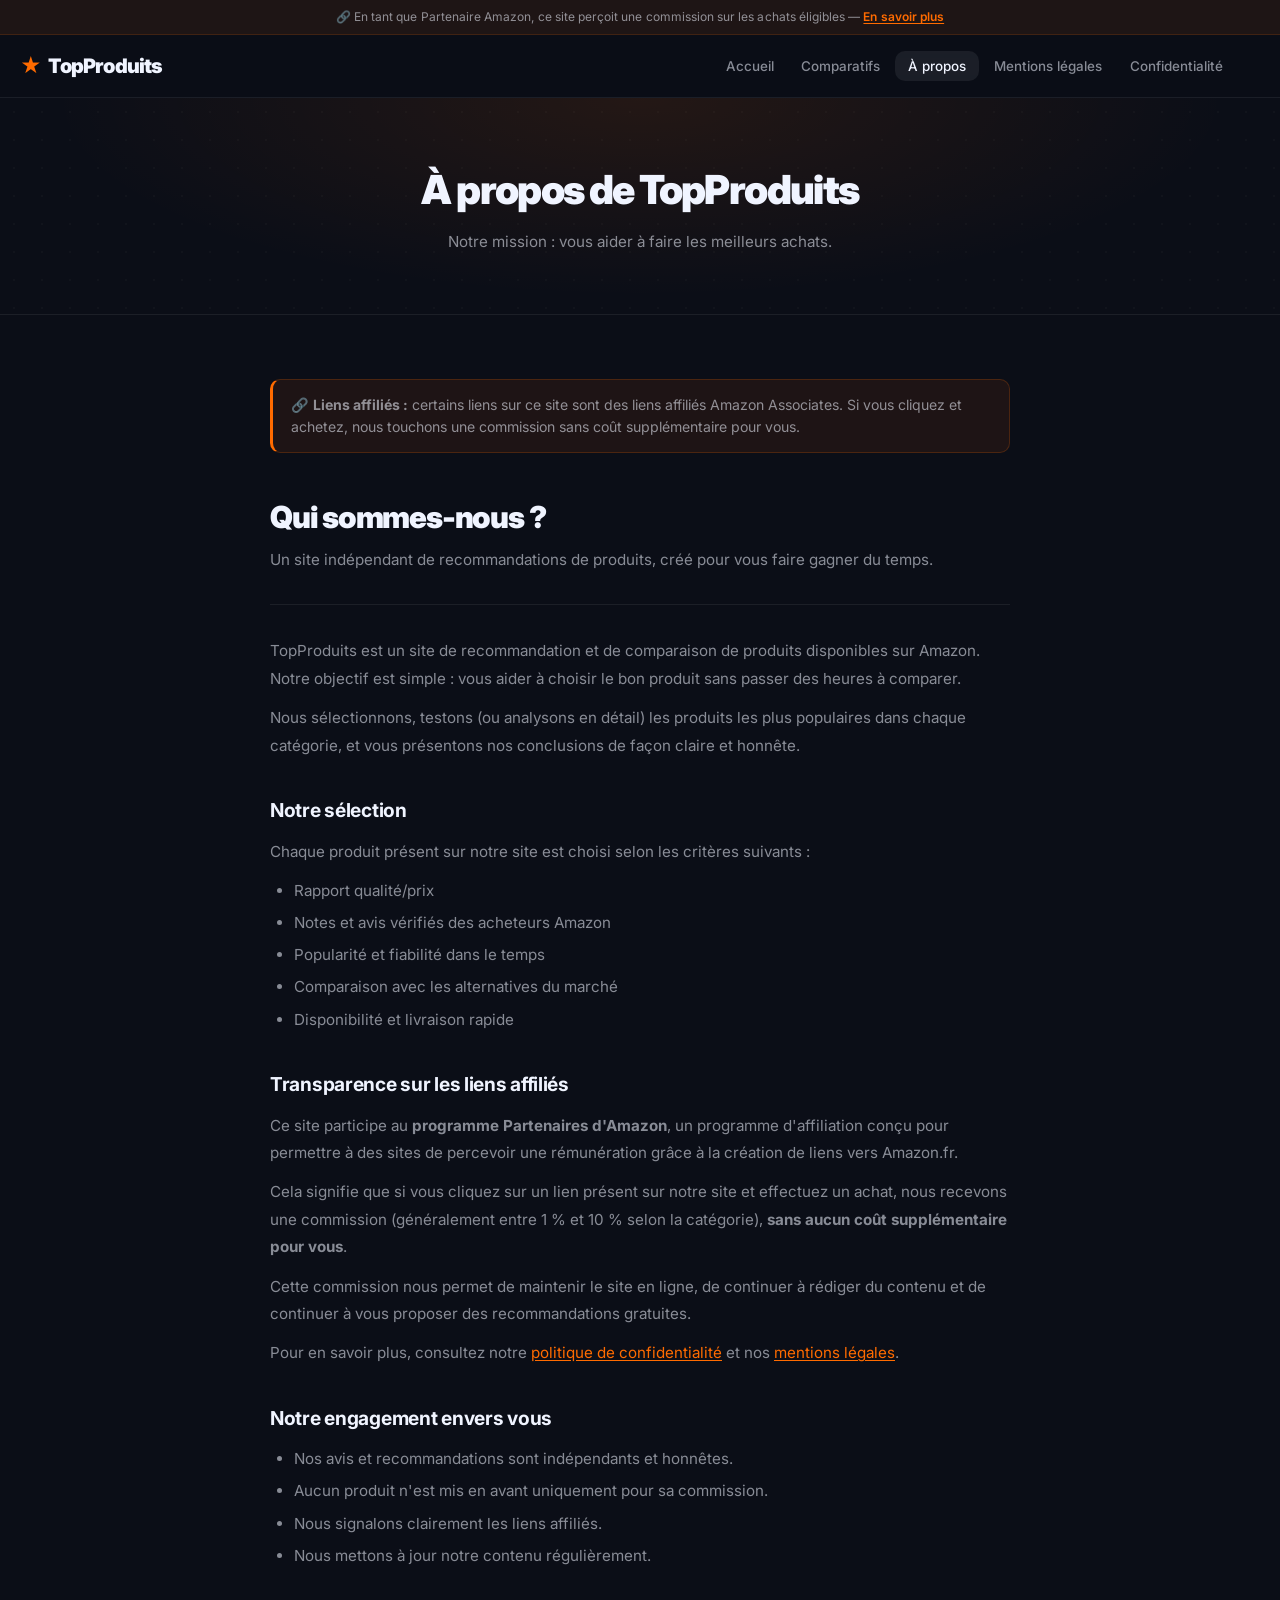
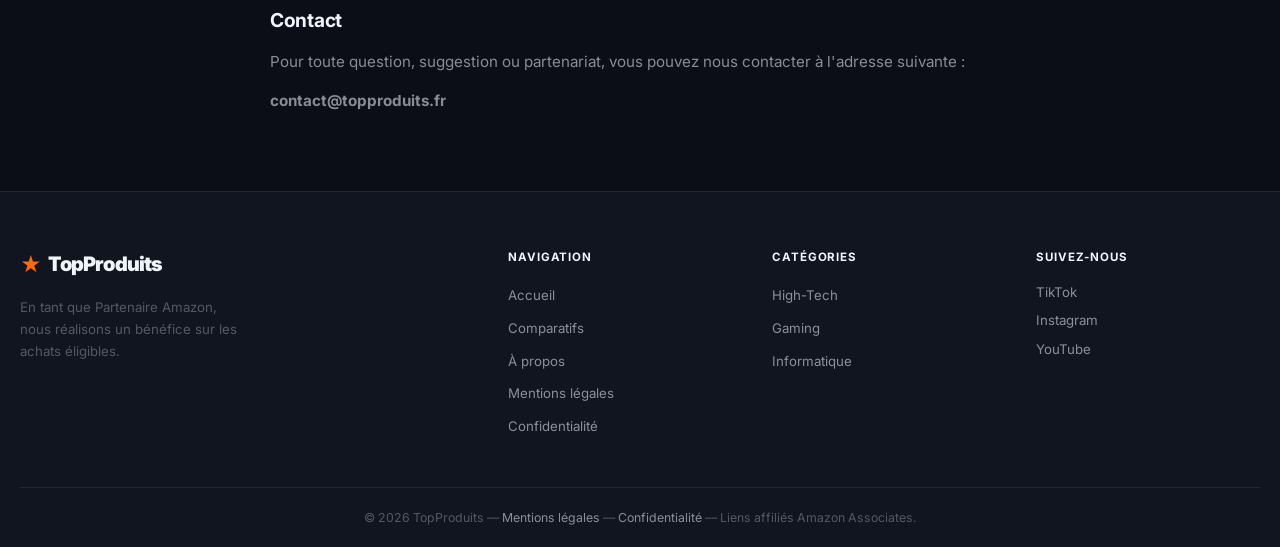
<file: a-propos.html>
<!DOCTYPE html>
<html lang="fr">
<head>
  <meta charset="UTF-8" />
  <meta name="viewport" content="width=device-width, initial-scale=1.0" />
  <meta name="description" content="À propos de TopProduits – qui sommes-nous, notre sélection de produits Amazon et transparence sur les liens affiliés." />
  <meta name="robots" content="index, follow" />
  <link rel="icon" type="image/svg+xml" href="data:image/svg+xml,<svg xmlns='http://www.w3.org/2000/svg' viewBox='0 0 100 100'><text y='.9em' font-size='90'>★</text></svg>" />
  <title>À propos – TopProduits | Notre sélection Amazon</title>
  <link rel="stylesheet" href="css/style.css" />
  <link href="https://fonts.googleapis.com/css2?family=Inter:wght@300;400;500;600;700&display=swap" rel="stylesheet" />
</head>
<body>

  <!-- AFFILIATE TOPBAR -->
  <div class="affiliate-topbar">
    <div class="container">
      🔗 En tant que Partenaire Amazon, ce site perçoit une commission sur les achats éligibles — <a href="mentions-legales.html">En savoir plus</a>
    </div>
  </div>

  <header class="header">
    <div class="container header__inner">
      <a href="index.html" class="logo"><span class="logo__icon">★</span><span class="logo__text">TopProduits</span></a>
      <nav class="nav" id="nav">
        <ul class="nav__list">
          <li><a href="index.html" class="nav__link">Accueil</a></li>
          <li><a href="comparatifs.html" class="nav__link">Comparatifs</a></li>
          <li><a href="a-propos.html" class="nav__link active">À propos</a></li>
          <li><a href="mentions-legales.html" class="nav__link">Mentions légales</a></li>
          <li><a href="politique-confidentialite.html" class="nav__link">Confidentialité</a></li>
        </ul>
      </nav>
      <div class="header__actions">
        <button class="btn-menu" id="menuToggle" aria-label="Menu"><span></span><span></span><span></span></button>
      </div>
    </div>
  </header>

  <section class="page-hero">
    <div class="container">
      <h1>À propos de TopProduits</h1>
      <p>Notre mission : vous aider à faire les meilleurs achats.</p>
    </div>
  </section>

  <main class="prose-page">
    <div class="container prose-page__inner">

      <div class="affiliate-banner">
        🔗 <strong>Liens affiliés :</strong> certains liens sur ce site sont des liens affiliés Amazon Associates. Si vous cliquez et achetez, nous touchons une commission sans coût supplémentaire pour vous.
      </div>

      <h1>Qui sommes-nous ?</h1>
      <p class="subtitle">Un site indépendant de recommandations de produits, créé pour vous faire gagner du temps.</p>

      <p>TopProduits est un site de recommandation et de comparaison de produits disponibles sur Amazon. Notre objectif est simple : vous aider à choisir le bon produit sans passer des heures à comparer.</p>

      <p>Nous sélectionnons, testons (ou analysons en détail) les produits les plus populaires dans chaque catégorie, et vous présentons nos conclusions de façon claire et honnête.</p>

      <h2>Notre sélection</h2>
      <p>Chaque produit présent sur notre site est choisi selon les critères suivants :</p>
      <ul>
        <li>Rapport qualité/prix</li>
        <li>Notes et avis vérifiés des acheteurs Amazon</li>
        <li>Popularité et fiabilité dans le temps</li>
        <li>Comparaison avec les alternatives du marché</li>
        <li>Disponibilité et livraison rapide</li>
      </ul>

      <h2>Transparence sur les liens affiliés</h2>
      <p>Ce site participe au <strong>programme Partenaires d'Amazon</strong>, un programme d'affiliation conçu pour permettre à des sites de percevoir une rémunération grâce à la création de liens vers Amazon.fr.</p>
      <p>Cela signifie que si vous cliquez sur un lien présent sur notre site et effectuez un achat, nous recevons une commission (généralement entre 1 % et 10 % selon la catégorie), <strong>sans aucun coût supplémentaire pour vous</strong>.</p>
      <p>Cette commission nous permet de maintenir le site en ligne, de continuer à rédiger du contenu et de continuer à vous proposer des recommandations gratuites.</p>
      <p>Pour en savoir plus, consultez notre <a href="politique-confidentialite.html">politique de confidentialité</a> et nos <a href="mentions-legales.html">mentions légales</a>.</p>

      <h2>Notre engagement envers vous</h2>
      <ul>
        <li>Nos avis et recommandations sont indépendants et honnêtes.</li>
        <li>Aucun produit n'est mis en avant uniquement pour sa commission.</li>
        <li>Nous signalons clairement les liens affiliés.</li>
        <li>Nous mettons à jour notre contenu régulièrement.</li>
      </ul>

      <h2>Contact</h2>
      <p>Pour toute question, suggestion ou partenariat, vous pouvez nous contacter à l'adresse suivante :</p>
      <p><strong>contact@topproduits.fr</strong></p>

    </div>
  </main>

  <footer class="footer">
    <div class="container footer__inner">
      <div class="footer__brand"><a href="index.html" class="logo"><span class="logo__icon">★</span><span class="logo__text">TopProduits</span></a><p>En tant que Partenaire Amazon, nous réalisons un bénéfice sur les achats éligibles.</p></div>
      <div class="footer__links"><h4>Navigation</h4><ul><li><a href="index.html">Accueil</a></li><li><a href="comparatifs.html">Comparatifs</a></li><li><a href="a-propos.html">À propos</a></li><li><a href="mentions-legales.html">Mentions légales</a></li><li><a href="politique-confidentialite.html">Confidentialité</a></li></ul></div>
      <div class="footer__links"><h4>Catégories</h4><ul><li><a href="index.html#cat-tech">High-Tech</a></li><li><a href="index.html#cat-gaming">Gaming</a></li><li><a href="index.html#cat-informatique">Informatique</a></li></ul></div>
      <div class="footer__social"><h4>Suivez-nous</h4><div class="social-links"><a href="#" class="social-link">TikTok</a><a href="#" class="social-link">Instagram</a><a href="#" class="social-link">YouTube</a></div></div>
    </div>
    <div class="footer__bottom"><div class="container"><p>© 2026 TopProduits — <a href="mentions-legales.html">Mentions légales</a> — <a href="politique-confidentialite.html">Confidentialité</a> — Liens affiliés Amazon Associates.</p></div></div>
  </footer>

  <button class="back-to-top" id="backToTop" aria-label="Retour en haut">↑</button>
  <script src="js/products.js"></script>
  <script src="js/app.js"></script>
</body>
</html>
</file>
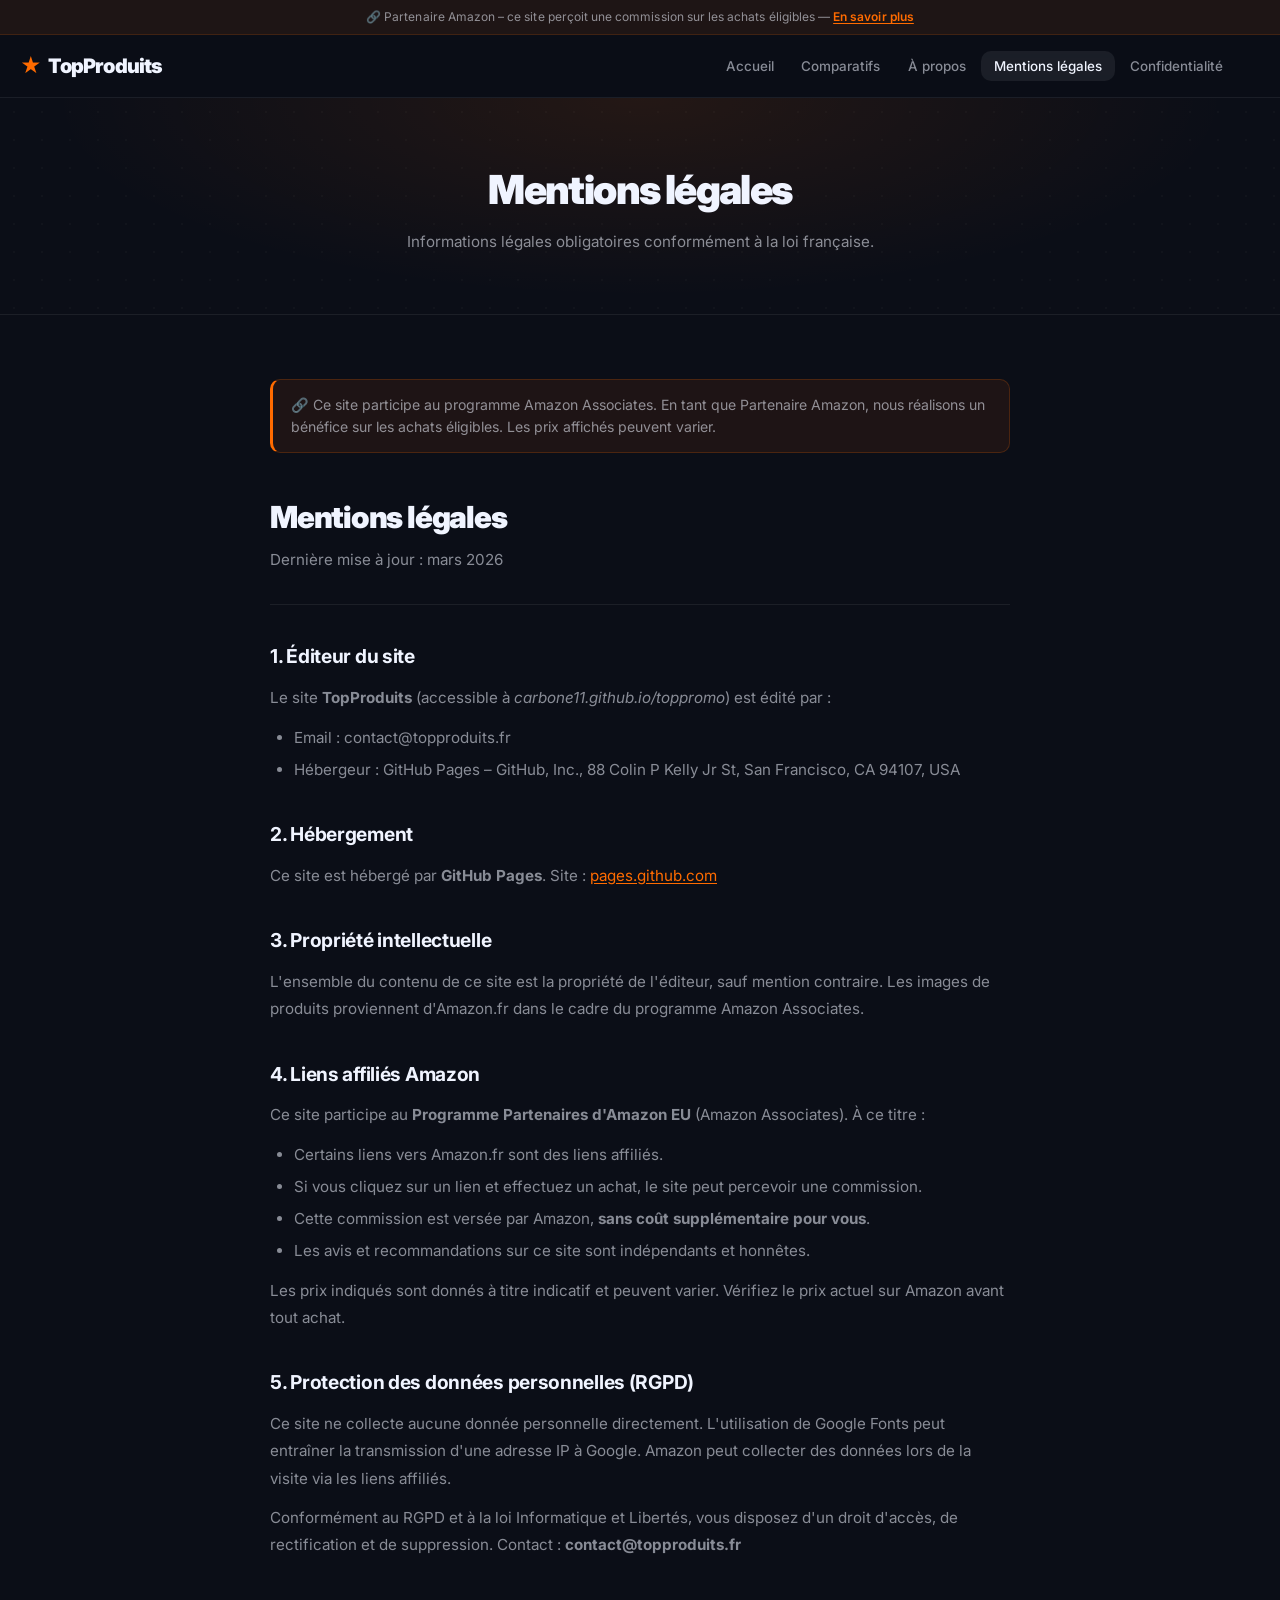
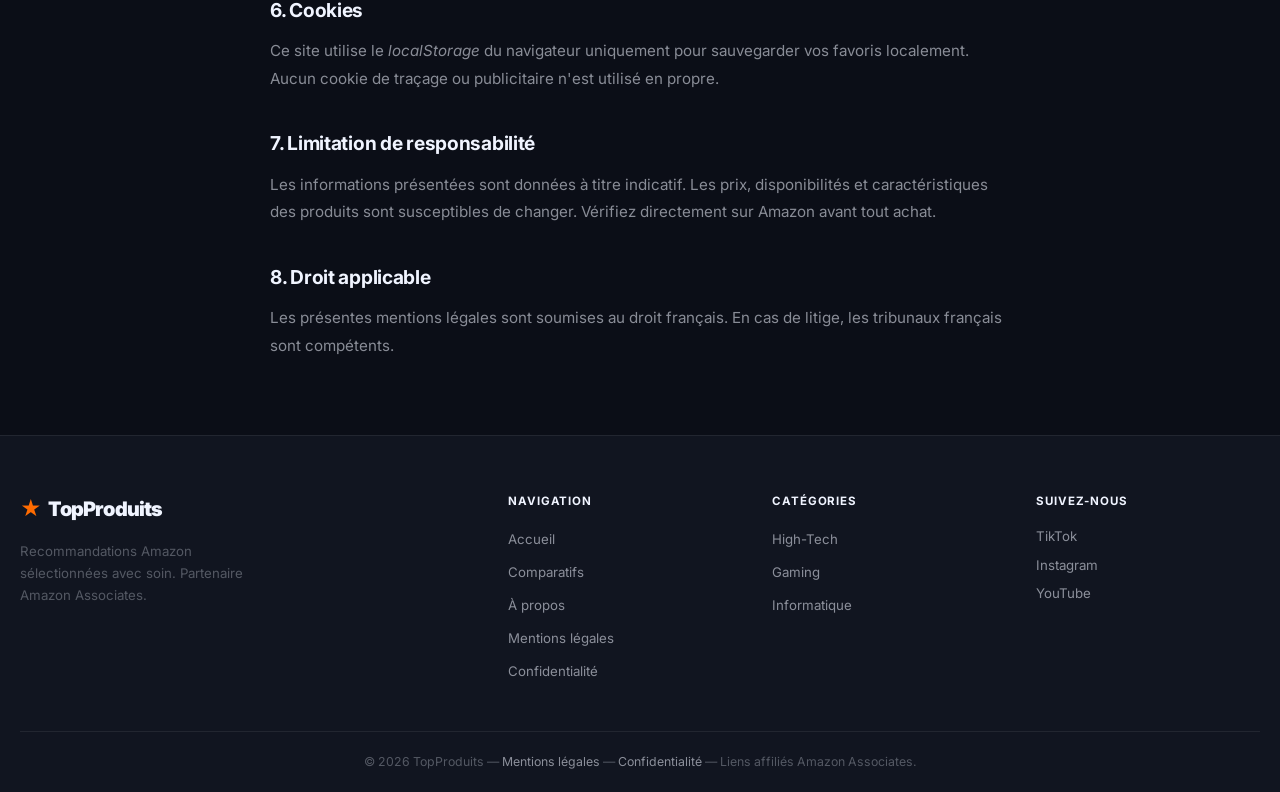
<file: mentions-legales.html>
﻿<!DOCTYPE html>
<html lang="fr">
<head>
  <meta charset="UTF-8" />
  <meta name="viewport" content="width=device-width, initial-scale=1.0" />
  <meta name="description" content="Mentions l&eacute;gales de TopProduits &ndash; informations l&eacute;gales, RGPD, cookies et affiliation Amazon Associates." />
  <meta name="robots" content="index, follow" />
  <link rel="icon" type="image/svg+xml" href="data:image/svg+xml,<svg xmlns='http://www.w3.org/2000/svg' viewBox='0 0 100 100'><text y='.9em' font-size='90'>&#x2605;</text></svg>" />
  <title>Mentions l&eacute;gales &ndash; TopProduits</title>
  <link rel="stylesheet" href="css/style.css" />
  <link rel="preconnect" href="https://fonts.googleapis.com" />
  <link rel="preconnect" href="https://fonts.gstatic.com" crossorigin />
  <link href="https://fonts.googleapis.com/css2?family=Inter:wght@300;400;500;600;700;800&display=swap" rel="stylesheet" />
</head>
<body>

  <div class="affiliate-topbar">
    <div class="container">
      &#128279; Partenaire Amazon &ndash; ce site per&ccedil;oit une commission sur les achats &eacute;ligibles &mdash; <a href="mentions-legales.html">En savoir plus</a>
    </div>
  </div>

  <header class="header">
    <div class="container header__inner">
      <a href="index.html" class="logo"><span class="logo__icon">&#9733;</span><span class="logo__text">TopProduits</span></a>
      <nav class="nav" id="nav">
        <ul class="nav__list">
          <li><a href="index.html" class="nav__link">Accueil</a></li>
          <li><a href="comparatifs.html" class="nav__link">Comparatifs</a></li>
          <li><a href="a-propos.html" class="nav__link">&Agrave; propos</a></li>
          <li><a href="mentions-legales.html" class="nav__link active">Mentions l&eacute;gales</a></li>
          <li><a href="politique-confidentialite.html" class="nav__link">Confidentialit&eacute;</a></li>
        </ul>
      </nav>
      <div class="header__actions"><button class="btn-menu" id="menuToggle" aria-label="Menu"><span></span><span></span><span></span></button></div>
    </div>
  </header>

  <section class="page-hero">
    <div class="container">
      <h1>Mentions l&eacute;gales</h1>
      <p>Informations l&eacute;gales obligatoires conform&eacute;ment &agrave; la loi fran&ccedil;aise.</p>
    </div>
  </section>

  <main class="prose-page">
    <div class="container prose-page__inner">

      <div class="affiliate-banner">
        &#128279; Ce site participe au programme Amazon Associates. En tant que Partenaire Amazon, nous r&eacute;alisons un b&eacute;n&eacute;fice sur les achats &eacute;ligibles. Les prix affich&eacute;s peuvent varier.
      </div>

      <h1>Mentions l&eacute;gales</h1>
      <p class="subtitle">Derni&egrave;re mise &agrave; jour : mars 2026</p>

      <h2>1. &Eacute;diteur du site</h2>
      <p>Le site <strong>TopProduits</strong> (accessible &agrave; <em>carbone11.github.io/toppromo</em>) est &eacute;dit&eacute; par :</p>
      <ul>
        <li>Email : contact@topproduits.fr</li>
        <li>H&eacute;bergeur : GitHub Pages &ndash; GitHub, Inc., 88 Colin P Kelly Jr St, San Francisco, CA 94107, USA</li>
      </ul>

      <h2>2. H&eacute;bergement</h2>
      <p>Ce site est h&eacute;berg&eacute; par <strong>GitHub Pages</strong>. Site : <a href="https://pages.github.com" target="_blank" rel="noopener noreferrer">pages.github.com</a></p>

      <h2>3. Propri&eacute;t&eacute; intellectuelle</h2>
      <p>L'ensemble du contenu de ce site est la propri&eacute;t&eacute; de l'&eacute;diteur, sauf mention contraire. Les images de produits proviennent d'Amazon.fr dans le cadre du programme Amazon Associates.</p>

      <h2>4. Liens affili&eacute;s Amazon</h2>
      <p>Ce site participe au <strong>Programme Partenaires d'Amazon EU</strong> (Amazon Associates). &Agrave; ce titre :</p>
      <ul>
        <li>Certains liens vers Amazon.fr sont des liens affili&eacute;s.</li>
        <li>Si vous cliquez sur un lien et effectuez un achat, le site peut percevoir une commission.</li>
        <li>Cette commission est vers&eacute;e par Amazon, <strong>sans co&ucirc;t suppl&eacute;mentaire pour vous</strong>.</li>
        <li>Les avis et recommandations sur ce site sont ind&eacute;pendants et honn&ecirc;tes.</li>
      </ul>
      <p>Les prix indiqu&eacute;s sont donn&eacute;s &agrave; titre indicatif et peuvent varier. V&eacute;rifiez le prix actuel sur Amazon avant tout achat.</p>

      <h2>5. Protection des donn&eacute;es personnelles (RGPD)</h2>
      <p>Ce site ne collecte aucune donn&eacute;e personnelle directement. L'utilisation de Google Fonts peut entra&icirc;ner la transmission d'une adresse IP &agrave; Google. Amazon peut collecter des donn&eacute;es lors de la visite via les liens affili&eacute;s.</p>
      <p>Conform&eacute;ment au RGPD et &agrave; la loi Informatique et Libert&eacute;s, vous disposez d'un droit d'acc&egrave;s, de rectification et de suppression. Contact : <strong>contact@topproduits.fr</strong></p>

      <h2>6. Cookies</h2>
      <p>Ce site utilise le <em>localStorage</em> du navigateur uniquement pour sauvegarder vos favoris localement. Aucun cookie de tra&ccedil;age ou publicitaire n'est utilis&eacute; en propre.</p>

      <h2>7. Limitation de responsabilit&eacute;</h2>
      <p>Les informations pr&eacute;sent&eacute;es sont donn&eacute;es &agrave; titre indicatif. Les prix, disponibilit&eacute;s et caract&eacute;ristiques des produits sont susceptibles de changer. V&eacute;rifiez directement sur Amazon avant tout achat.</p>

      <h2>8. Droit applicable</h2>
      <p>Les pr&eacute;sentes mentions l&eacute;gales sont soumises au droit fran&ccedil;ais. En cas de litige, les tribunaux fran&ccedil;ais sont comp&eacute;tents.</p>

    </div>
  </main>
  <footer class="footer">
    <div class="container footer__inner">
      <div class="footer__brand">
        <a href="index.html" class="logo"><span class="logo__icon">&#9733;</span><span class="logo__text">TopProduits</span></a>
        <p>Recommandations Amazon s&eacute;lectionn&eacute;es avec soin. Partenaire Amazon Associates.</p>
      </div>
      <div class="footer__links">
        <h4>Navigation</h4>
        <ul>
          <li><a href="index.html">Accueil</a></li>
          <li><a href="comparatifs.html">Comparatifs</a></li>
          <li><a href="a-propos.html">&Agrave; propos</a></li>
          <li><a href="mentions-legales.html">Mentions l&eacute;gales</a></li>
          <li><a href="politique-confidentialite.html">Confidentialit&eacute;</a></li>
        </ul>
      </div>
      <div class="footer__links">
        <h4>Cat&eacute;gories</h4>
        <ul>
          <li><a href="index.html#cat-tech">High-Tech</a></li>
          <li><a href="index.html#cat-gaming">Gaming</a></li>
          <li><a href="index.html#cat-informatique">Informatique</a></li>
        </ul>
      </div>
      <div class="footer__social">
        <h4>Suivez-nous</h4>
        <div class="social-links">
          <a href="#" class="social-link">TikTok</a>
          <a href="#" class="social-link">Instagram</a>
          <a href="#" class="social-link">YouTube</a>
        </div>
      </div>
    </div>
    <div class="footer__bottom">
      <div class="container">
        <p>&copy; 2026 TopProduits &mdash; <a href="mentions-legales.html">Mentions l&eacute;gales</a> &mdash; <a href="politique-confidentialite.html">Confidentialit&eacute;</a> &mdash; Liens affili&eacute;s Amazon Associates.</p>
      </div>
    </div>
  </footer>
  <button class="back-to-top" id="backToTop" aria-label="Retour en haut">&#8593;</button>
  <script src="js/products.js"></script>
  <script src="js/app.js"></script>
</body>
</html>
</file>
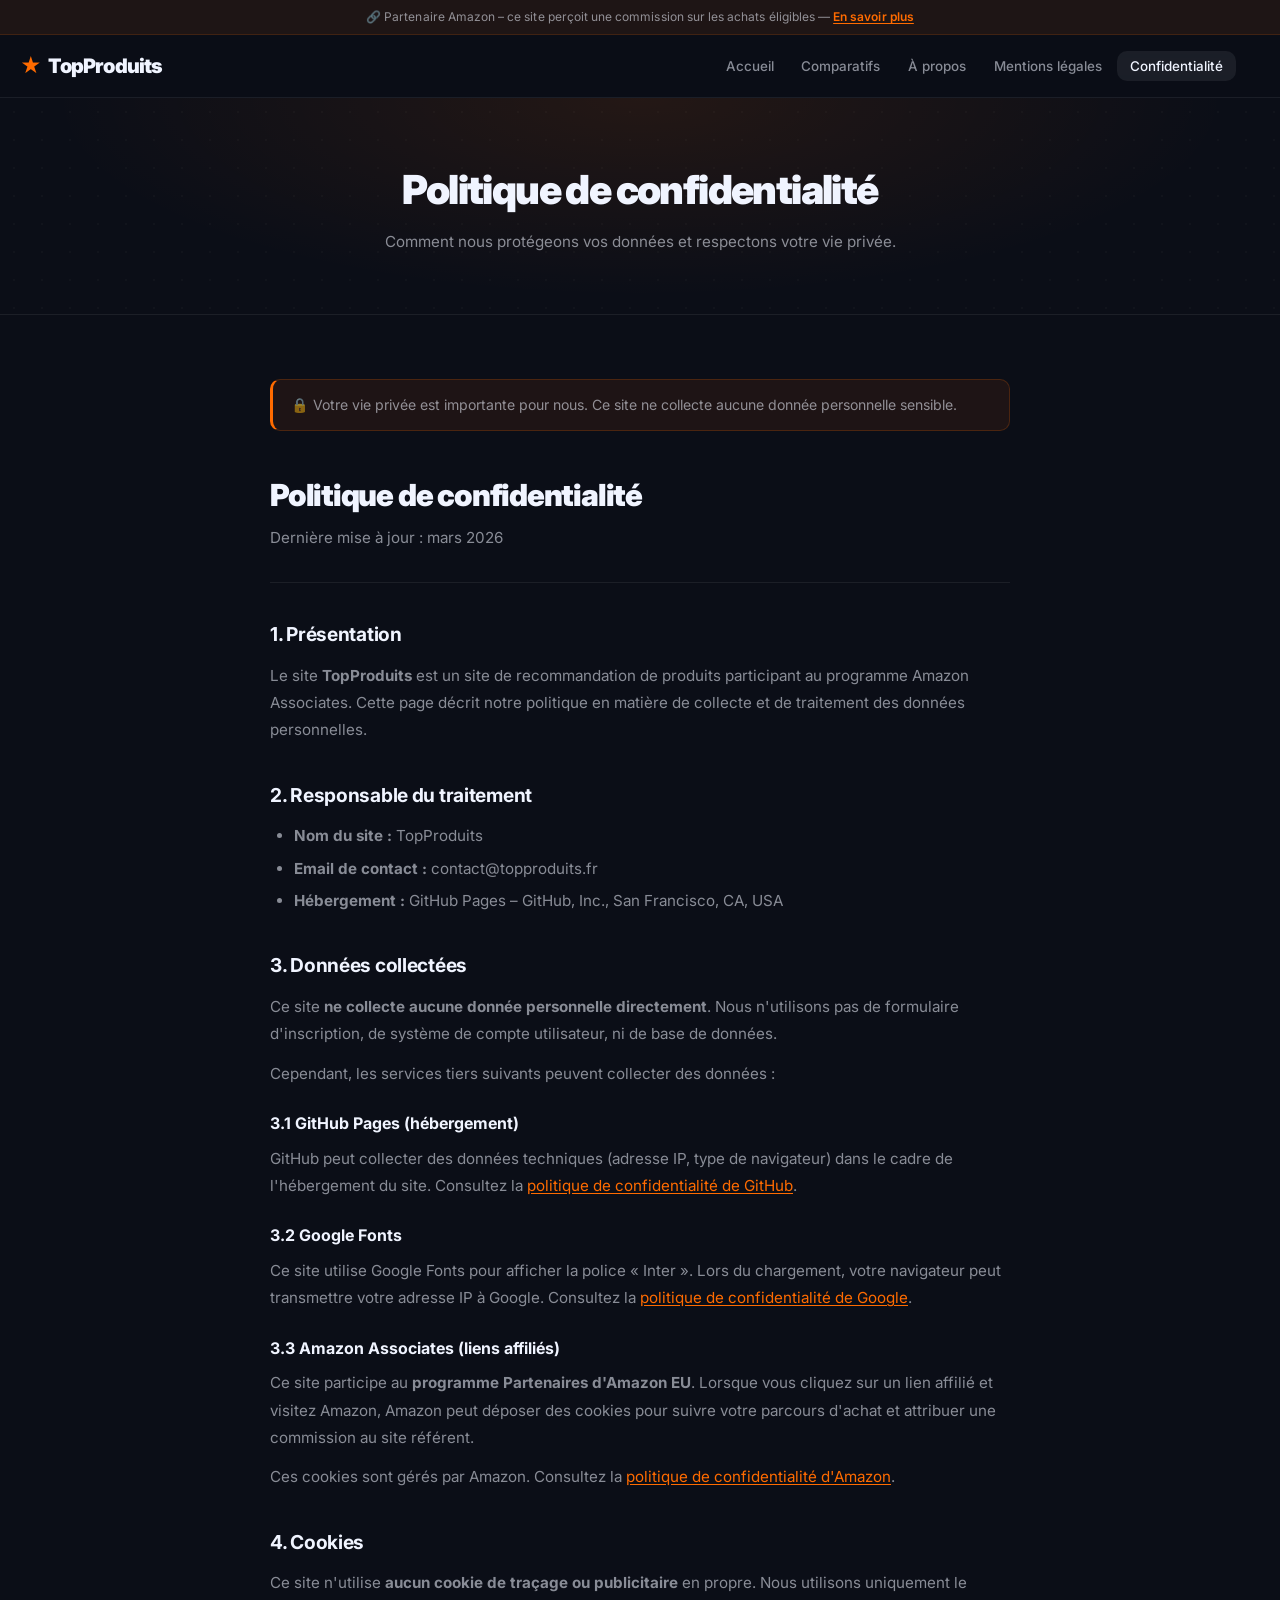
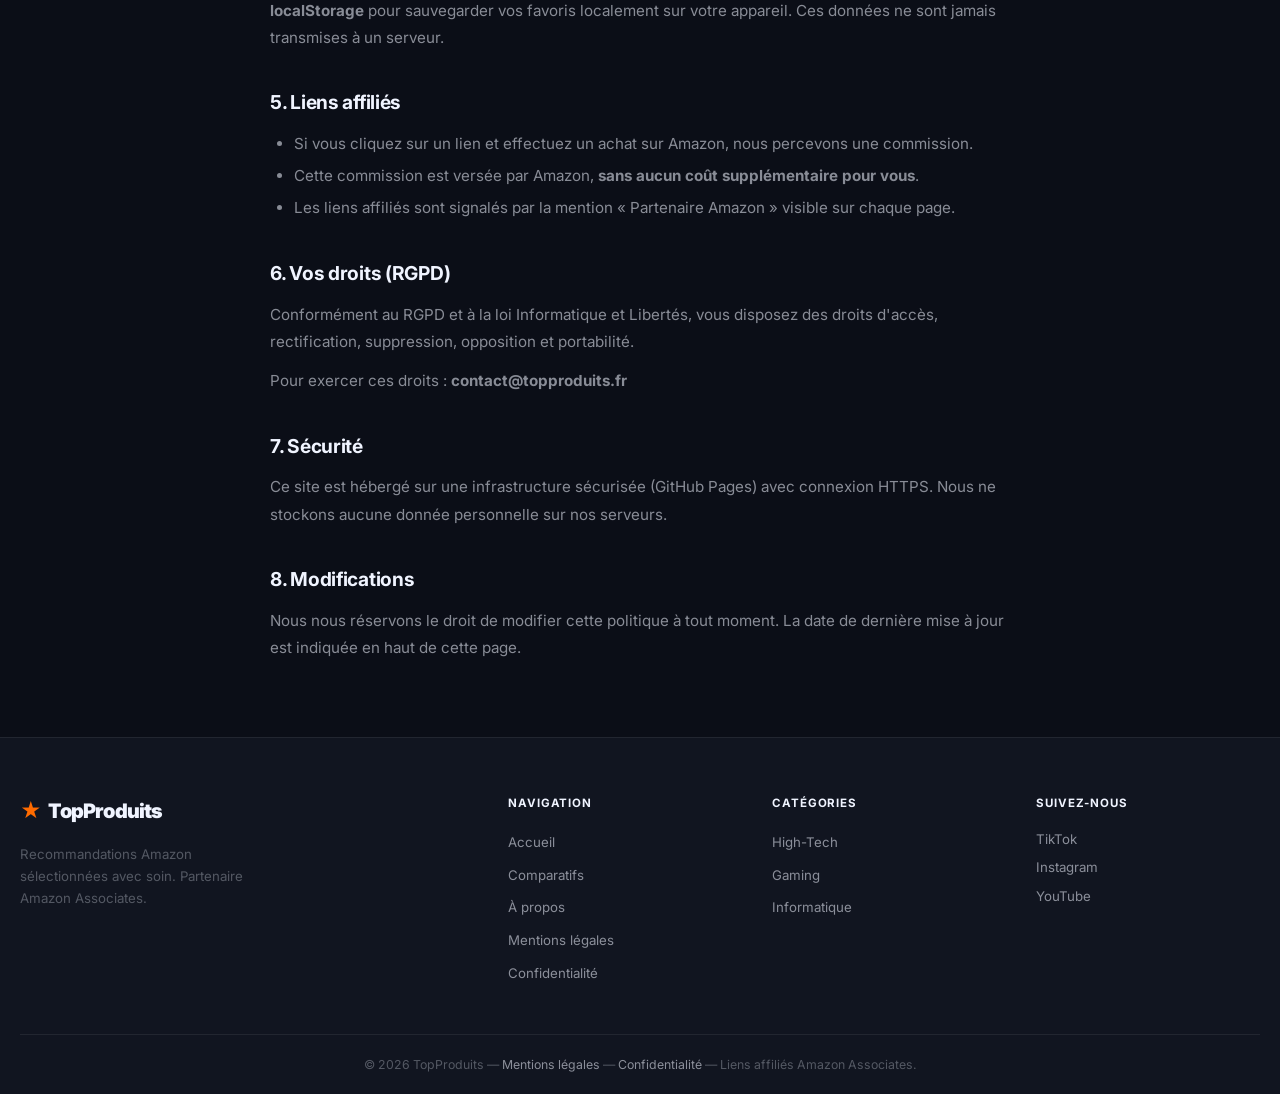
<file: politique-confidentialite.html>
﻿<!DOCTYPE html>
<html lang="fr">
<head>
  <meta charset="UTF-8" />
  <meta name="viewport" content="width=device-width, initial-scale=1.0" />
  <meta name="description" content="Politique de confidentialit&eacute; de TopProduits &ndash; cookies, donn&eacute;es personnelles et liens affili&eacute;s Amazon." />
  <meta name="robots" content="index, follow" />
  <link rel="icon" type="image/svg+xml" href="data:image/svg+xml,<svg xmlns='http://www.w3.org/2000/svg' viewBox='0 0 100 100'><text y='.9em' font-size='90'>&#x2605;</text></svg>" />
  <title>Politique de confidentialit&eacute; &ndash; TopProduits</title>
  <link rel="stylesheet" href="css/style.css" />
  <link rel="preconnect" href="https://fonts.googleapis.com" />
  <link rel="preconnect" href="https://fonts.gstatic.com" crossorigin />
  <link href="https://fonts.googleapis.com/css2?family=Inter:wght@300;400;500;600;700;800&display=swap" rel="stylesheet" />
</head>
<body>

  <div class="affiliate-topbar">
    <div class="container">
      &#128279; Partenaire Amazon &ndash; ce site per&ccedil;oit une commission sur les achats &eacute;ligibles &mdash; <a href="mentions-legales.html">En savoir plus</a>
    </div>
  </div>

  <header class="header">
    <div class="container header__inner">
      <a href="index.html" class="logo"><span class="logo__icon">&#9733;</span><span class="logo__text">TopProduits</span></a>
      <nav class="nav" id="nav">
        <ul class="nav__list">
          <li><a href="index.html" class="nav__link">Accueil</a></li>
          <li><a href="comparatifs.html" class="nav__link">Comparatifs</a></li>
          <li><a href="a-propos.html" class="nav__link">&Agrave; propos</a></li>
          <li><a href="mentions-legales.html" class="nav__link">Mentions l&eacute;gales</a></li>
          <li><a href="politique-confidentialite.html" class="nav__link active">Confidentialit&eacute;</a></li>
        </ul>
      </nav>
      <div class="header__actions"><button class="btn-menu" id="menuToggle" aria-label="Menu"><span></span><span></span><span></span></button></div>
    </div>
  </header>

  <section class="page-hero">
    <div class="container">
      <h1>Politique de confidentialit&eacute;</h1>
      <p>Comment nous prot&eacute;geons vos donn&eacute;es et respectons votre vie priv&eacute;e.</p>
    </div>
  </section>

  <main class="prose-page">
    <div class="container prose-page__inner">

      <div class="affiliate-banner">
        &#128274; Votre vie priv&eacute;e est importante pour nous. Ce site ne collecte aucune donn&eacute;e personnelle sensible.
      </div>

      <h1>Politique de confidentialit&eacute;</h1>
      <p class="subtitle">Derni&egrave;re mise &agrave; jour : mars 2026</p>

      <h2>1. Pr&eacute;sentation</h2>
      <p>Le site <strong>TopProduits</strong> est un site de recommandation de produits participant au programme Amazon Associates. Cette page d&eacute;crit notre politique en mati&egrave;re de collecte et de traitement des donn&eacute;es personnelles.</p>

      <h2>2. Responsable du traitement</h2>
      <ul>
        <li><strong>Nom du site :</strong> TopProduits</li>
        <li><strong>Email de contact :</strong> contact@topproduits.fr</li>
        <li><strong>H&eacute;bergement :</strong> GitHub Pages &ndash; GitHub, Inc., San Francisco, CA, USA</li>
      </ul>

      <h2>3. Donn&eacute;es collect&eacute;es</h2>
      <p>Ce site <strong>ne collecte aucune donn&eacute;e personnelle directement</strong>. Nous n'utilisons pas de formulaire d'inscription, de syst&egrave;me de compte utilisateur, ni de base de donn&eacute;es.</p>
      <p>Cependant, les services tiers suivants peuvent collecter des donn&eacute;es :</p>

      <h3>3.1 GitHub Pages (h&eacute;bergement)</h3>
      <p>GitHub peut collecter des donn&eacute;es techniques (adresse IP, type de navigateur) dans le cadre de l'h&eacute;bergement du site. Consultez la <a href="https://docs.github.com/fr/site-policy/privacy-policies/github-general-privacy-statement" target="_blank" rel="noopener noreferrer">politique de confidentialit&eacute; de GitHub</a>.</p>

      <h3>3.2 Google Fonts</h3>
      <p>Ce site utilise Google Fonts pour afficher la police &laquo; Inter &raquo;. Lors du chargement, votre navigateur peut transmettre votre adresse IP &agrave; Google. Consultez la <a href="https://policies.google.com/privacy" target="_blank" rel="noopener noreferrer">politique de confidentialit&eacute; de Google</a>.</p>

      <h3>3.3 Amazon Associates (liens affili&eacute;s)</h3>
      <p>Ce site participe au <strong>programme Partenaires d'Amazon EU</strong>. Lorsque vous cliquez sur un lien affili&eacute; et visitez Amazon, Amazon peut d&eacute;poser des cookies pour suivre votre parcours d'achat et attribuer une commission au site r&eacute;f&eacute;rent.</p>
      <p>Ces cookies sont g&eacute;r&eacute;s par Amazon. Consultez la <a href="https://www.amazon.fr/gp/help/customer/display.html?nodeId=201890250" target="_blank" rel="noopener noreferrer">politique de confidentialit&eacute; d'Amazon</a>.</p>

      <h2>4. Cookies</h2>
      <p>Ce site n'utilise <strong>aucun cookie de tra&ccedil;age ou publicitaire</strong> en propre. Nous utilisons uniquement le <strong>localStorage</strong> pour sauvegarder vos favoris localement sur votre appareil. Ces donn&eacute;es ne sont jamais transmises &agrave; un serveur.</p>

      <h2>5. Liens affili&eacute;s</h2>
      <ul>
        <li>Si vous cliquez sur un lien et effectuez un achat sur Amazon, nous percevons une commission.</li>
        <li>Cette commission est vers&eacute;e par Amazon, <strong>sans aucun co&ucirc;t suppl&eacute;mentaire pour vous</strong>.</li>
        <li>Les liens affili&eacute;s sont signal&eacute;s par la mention &laquo; Partenaire Amazon &raquo; visible sur chaque page.</li>
      </ul>

      <h2>6. Vos droits (RGPD)</h2>
      <p>Conform&eacute;ment au RGPD et &agrave; la loi Informatique et Libert&eacute;s, vous disposez des droits d'acc&egrave;s, rectification, suppression, opposition et portabilit&eacute;.</p>
      <p>Pour exercer ces droits : <strong>contact@topproduits.fr</strong></p>

      <h2>7. S&eacute;curit&eacute;</h2>
      <p>Ce site est h&eacute;berg&eacute; sur une infrastructure s&eacute;curis&eacute;e (GitHub Pages) avec connexion HTTPS. Nous ne stockons aucune donn&eacute;e personnelle sur nos serveurs.</p>

      <h2>8. Modifications</h2>
      <p>Nous nous r&eacute;servons le droit de modifier cette politique &agrave; tout moment. La date de derni&egrave;re mise &agrave; jour est indiqu&eacute;e en haut de cette page.</p>

    </div>
  </main>
  <footer class="footer">
    <div class="container footer__inner">
      <div class="footer__brand">
        <a href="index.html" class="logo"><span class="logo__icon">&#9733;</span><span class="logo__text">TopProduits</span></a>
        <p>Recommandations Amazon s&eacute;lectionn&eacute;es avec soin. Partenaire Amazon Associates.</p>
      </div>
      <div class="footer__links">
        <h4>Navigation</h4>
        <ul>
          <li><a href="index.html">Accueil</a></li>
          <li><a href="comparatifs.html">Comparatifs</a></li>
          <li><a href="a-propos.html">&Agrave; propos</a></li>
          <li><a href="mentions-legales.html">Mentions l&eacute;gales</a></li>
          <li><a href="politique-confidentialite.html">Confidentialit&eacute;</a></li>
        </ul>
      </div>
      <div class="footer__links">
        <h4>Cat&eacute;gories</h4>
        <ul>
          <li><a href="index.html#cat-tech">High-Tech</a></li>
          <li><a href="index.html#cat-gaming">Gaming</a></li>
          <li><a href="index.html#cat-informatique">Informatique</a></li>
        </ul>
      </div>
      <div class="footer__social">
        <h4>Suivez-nous</h4>
        <div class="social-links">
          <a href="#" class="social-link">TikTok</a>
          <a href="#" class="social-link">Instagram</a>
          <a href="#" class="social-link">YouTube</a>
        </div>
      </div>
    </div>
    <div class="footer__bottom">
      <div class="container">
        <p>&copy; 2026 TopProduits &mdash; <a href="mentions-legales.html">Mentions l&eacute;gales</a> &mdash; <a href="politique-confidentialite.html">Confidentialit&eacute;</a> &mdash; Liens affili&eacute;s Amazon Associates.</p>
      </div>
    </div>
  </footer>
  <button class="back-to-top" id="backToTop" aria-label="Retour en haut">&#8593;</button>
  <script src="js/products.js"></script>
  <script src="js/app.js"></script>
</body>
</html>
</file>
<file: css/style.css>
/* ==========================================================
   TopProduits 2026 — Dark Premium Redesign
   ========================================================== */

@import url('https://fonts.googleapis.com/css2?family=Inter:wght@300;400;500;600;700;800;900&display=swap');

/* ── RESET & VARIABLES ─────────────────────────────────── */
*, *::before, *::after { box-sizing: border-box; margin: 0; padding: 0; }

:root {
  --accent:        #FF6B00;
  --accent-dk:     #E05A00;
  --accent-lt:     rgba(255,107,0,.1);
  --accent-glow:   rgba(255,107,0,.3);

  --bg:            #0B0E17;
  --bg-surface:    #111520;
  --bg-card:       #161B2E;
  --bg-card-hover: #1C2340;
  --bg-elevated:   #1E2440;

  --border:        rgba(255,255,255,.07);
  --border-strong: rgba(255,255,255,.12);

  --text:          #F0F4FF;
  --text-muted:    rgba(240,244,255,.55);
  --text-dim:      rgba(240,244,255,.3);

  --star:          #F59E0B;
  --success:       #22C55E;
  --danger:        #F43F5E;
  --amazon:        #FF9900;

  --white: #FFFFFF;
  --ink:   #0B0E17;
  --ink-900: #0B0E17;
  --ink-800: #111520;
  --ink-700: #161B2E;
  --gray-600: rgba(240,244,255,.55);
  --gray-400: rgba(240,244,255,.3);
  --gray-200: rgba(255,255,255,.07);
  --gray-100: rgba(255,255,255,.04);
  --orange:     var(--accent);
  --orange-dk:  var(--accent-dk);
  --orange-lt:  var(--accent-lt);
  --clr-primary:    var(--accent);
  --clr-primary-dk: var(--accent-dk);
  --clr-dark:       var(--bg);
  --clr-gray-900:   var(--bg);
  --clr-gray-600:   var(--text-muted);
  --clr-gray-400:   var(--text-dim);
  --clr-gray-200:   var(--border);
  --clr-gray-100:   var(--bg-surface);
  --clr-white:      var(--white);
  --clr-success:    var(--success);

  --r-xs:   4px;
  --r-sm:   10px;
  --r-md:   16px;
  --r-lg:   24px;
  --r-xl:   32px;
  --r-full: 9999px;
  --radius-sm: var(--r-sm);
  --radius-md: var(--r-md);
  --radius-lg: var(--r-lg);

  --sh-xs:     0 1px 3px rgba(0,0,0,.4);
  --sh-sm:     0 2px 12px rgba(0,0,0,.4);
  --sh-md:     0 8px 32px rgba(0,0,0,.5);
  --sh-lg:     0 20px 60px rgba(0,0,0,.6);
  --sh-orange: 0 6px 30px rgba(255,107,0,.4);
  --shadow-sm: var(--sh-xs);
  --shadow-md: var(--sh-md);
  --shadow-lg: var(--sh-lg);

  --font: 'Inter', -apple-system, sans-serif;
  --tr: .2s cubic-bezier(.4,0,.2,1);
  --trans: var(--tr);
}

/* ── BASE ───────────────────────────────────────────────── */
html { scroll-behavior: smooth; font-size: 16px; }
body {
  font-family: var(--font);
  background: var(--bg);
  color: var(--text);
  line-height: 1.6;
  -webkit-font-smoothing: antialiased;
  -moz-osx-font-smoothing: grayscale;
}
a { color: inherit; text-decoration: none; }
img { max-width: 100%; display: block; }
ul { list-style: none; }
button { cursor: pointer; border: none; background: none; font-family: inherit; }
input, select { font-family: inherit; }

.container { width: min(1260px, 100% - 2.5rem); margin-inline: auto; }
.section { padding-block: 5rem; }

.section__title {
  font-size: clamp(1.5rem, 3vw, 2rem);
  font-weight: 800;
  letter-spacing: -.04em;
  color: var(--text);
  margin-bottom: 2rem;
  line-height: 1.15;
}
.section__title::after {
  content: '';
  display: block;
  width: 36px; height: 3px;
  background: linear-gradient(90deg, var(--accent), transparent);
  margin-top: .6rem;
  border-radius: var(--r-full);
}

/* ── AFFILIATE TOPBAR ───────────────────────────────────── */
.affiliate-topbar {
  background: rgba(255,107,0,.08);
  border-bottom: 1px solid rgba(255,107,0,.15);
  color: var(--text-muted);
  font-size: .75rem;
  text-align: center;
  padding: .45rem 0;
  letter-spacing: .05px;
}
.affiliate-topbar a { color: var(--accent); font-weight: 600; text-decoration: underline; text-underline-offset: 2px; }
.affiliate-topbar a:hover { color: var(--text); }

/* ── BUTTONS ────────────────────────────────────────────── */
.btn {
  display: inline-flex; align-items: center; justify-content: center; gap: .4rem;
  padding: .7rem 1.5rem;
  border-radius: var(--r-sm);
  font-weight: 700; font-size: .875rem;
  transition: var(--tr);
  white-space: nowrap; cursor: pointer;
  letter-spacing: -.01em;
}
.btn--primary {
  background: var(--accent);
  color: var(--white);
  box-shadow: var(--sh-orange);
}
.btn--primary:hover {
  background: var(--accent-dk);
  transform: translateY(-2px);
  box-shadow: 0 8px 40px rgba(255,107,0,.5);
}
.btn--outline {
  background: transparent;
  color: var(--accent);
  border: 1.5px solid var(--accent);
}
.btn--outline:hover {
  background: var(--accent);
  color: var(--white);
  box-shadow: var(--sh-orange);
}
.btn--ghost {
  background: rgba(255,255,255,.06);
  color: var(--text);
  border: 1px solid var(--border-strong);
}
.btn--ghost:hover {
  background: rgba(255,255,255,.1);
  border-color: rgba(255,255,255,.2);
}
.btn--amazon {
  background: var(--amazon);
  color: #0a0a0a;
  font-weight: 800;
  width: 100%;
  border-radius: var(--r-sm);
  padding: .7rem;
  font-size: .84rem;
  letter-spacing: 0;
}
.btn--amazon:hover {
  background: #FFB000;
  transform: translateY(-1px);
  box-shadow: 0 6px 24px rgba(255,153,0,.4);
}

/* ── HEADER ─────────────────────────────────────────────── */
.header {
  position: sticky; top: 0; z-index: 100;
  background: rgba(11,14,23,.9);
  backdrop-filter: blur(20px);
  -webkit-backdrop-filter: blur(20px);
  border-bottom: 1px solid var(--border);
  transition: box-shadow var(--tr);
}
.header__inner { display: flex; align-items: center; gap: 1.5rem; padding-block: .9rem; }

.logo {
  display: flex; align-items: center; gap: .45rem;
  font-size: 1.25rem; font-weight: 900; flex-shrink: 0;
  letter-spacing: -.04em;
}
.logo__icon { color: var(--accent); font-size: 1.3rem; }
.logo__text { color: var(--text); }

.nav { margin-left: auto; }
.nav__list { display: flex; align-items: center; gap: .1rem; }
.nav__link {
  padding: .42rem .82rem;
  border-radius: var(--r-sm);
  font-size: .84rem; font-weight: 500;
  color: var(--text-muted);
  transition: var(--tr);
}
.nav__link:hover, .nav__link.active {
  color: var(--text);
  background: var(--border);
}

.nav__dropdown { position: relative; }
.nav__submenu {
  position: absolute; top: calc(100% + .6rem); left: 0;
  background: var(--bg-card);
  border: 1px solid var(--border-strong);
  border-radius: var(--r-md);
  box-shadow: var(--sh-lg);
  min-width: 195px; padding: .5rem;
  opacity: 0; visibility: hidden; transform: translateY(-8px);
  transition: var(--tr); z-index: 20;
}
.nav__dropdown:hover .nav__submenu { opacity: 1; visibility: visible; transform: translateY(0); }
.nav__submenu li a {
  display: block; padding: .48rem .75rem;
  border-radius: var(--r-xs);
  font-size: .83rem; color: var(--text-muted);
  transition: var(--tr); font-weight: 500;
}
.nav__submenu li a:hover { background: var(--bg-elevated); color: var(--accent); }

.header__actions { display: flex; align-items: center; gap: .3rem; }
.btn-search-toggle {
  display: flex; align-items: center; justify-content: center;
  width: 36px; height: 36px; border-radius: var(--r-sm);
  color: var(--text-muted); transition: var(--tr);
}
.btn-search-toggle:hover { background: var(--border); color: var(--text); }
.btn-menu { display: none; flex-direction: column; gap: 5px; padding: 8px; border-radius: var(--r-xs); }
.btn-menu span { display: block; width: 20px; height: 1.5px; background: var(--text); border-radius: 2px; transition: var(--tr); }

/* Search bar */
.search-bar {
  background: var(--bg-surface);
  border-top: 1px solid var(--border);
  padding-block: .8rem; display: none;
}
.search-bar.open { display: block; }
.search-bar__inner {
  display: flex; align-items: center; gap: .75rem;
  background: var(--bg-card);
  border: 1px solid var(--border-strong);
  border-radius: var(--r-md);
  padding: .55rem 1rem;
  transition: var(--tr);
}
.search-bar__inner:focus-within {
  border-color: var(--accent);
  box-shadow: 0 0 0 3px var(--accent-lt);
}
.search-bar__inner svg { color: var(--text-dim); flex-shrink: 0; }
.search-bar__inner input {
  flex: 1; border: none; outline: none;
  font-size: .95rem; background: transparent; color: var(--text);
}
.search-bar__inner input::placeholder { color: var(--text-dim); }
.btn-close-search { color: var(--text-dim); padding: .25rem; font-size: 1rem; transition: var(--tr); }
.btn-close-search:hover { color: var(--text); }
.search-results { margin-top: .75rem; display: flex; flex-direction: column; gap: .35rem; }
.search-result-item {
  display: flex; align-items: center; gap: .75rem;
  padding: .6rem .75rem;
  background: var(--bg-card);
  border-radius: var(--r-sm);
  border: 1px solid var(--border);
  cursor: pointer; transition: var(--tr);
}
.search-result-item:hover { border-color: var(--accent); background: var(--bg-elevated); }
.search-result-item img {
  width: 44px; height: 44px; object-fit: contain;
  border-radius: var(--r-xs); background: var(--bg-elevated); padding: 3px;
}
.search-result-item__info strong { display: block; font-size: .85rem; font-weight: 600; color: var(--text); }
.search-result-item__info span { font-size: .76rem; color: var(--text-dim); }

/* ── HERO ───────────────────────────────────────────────── */
.hero {
  background: var(--bg);
  padding-block: 6rem 5rem;
  position: relative;
  overflow: hidden;
}
/* Animated gradient mesh background */
.hero::before {
  content: '';
  position: absolute; inset: 0;
  background:
    radial-gradient(ellipse 80% 60% at 70% 50%, rgba(255,107,0,.12) 0%, transparent 60%),
    radial-gradient(ellipse 50% 80% at 10% 80%, rgba(99,102,241,.08) 0%, transparent 50%),
    radial-gradient(ellipse 60% 40% at 90% 10%, rgba(255,107,0,.06) 0%, transparent 50%);
  pointer-events: none;
}
/* Grid lines */
.hero::after {
  content: '';
  position: absolute; inset: 0;
  background-image:
    linear-gradient(rgba(255,255,255,.03) 1px, transparent 1px),
    linear-gradient(90deg, rgba(255,255,255,.03) 1px, transparent 1px);
  background-size: 60px 60px;
  pointer-events: none;
}
.hero__inner {
  position: relative; z-index: 1;
  display: grid; grid-template-columns: 1fr;
  gap: 3.5rem;
}
.hero__badge {
  display: inline-flex; align-items: center; gap: .4rem;
  background: rgba(255,107,0,.1);
  color: var(--accent);
  border: 1px solid rgba(255,107,0,.25);
  padding: .32rem .9rem;
  border-radius: var(--r-full);
  font-size: .75rem; font-weight: 700;
  letter-spacing: .06em; text-transform: uppercase;
  margin-bottom: 1rem;
}
.hero__title {
  font-size: clamp(2.5rem, 6vw, 4rem);
  font-weight: 900;
  line-height: 1.05;
  letter-spacing: -.05em;
  color: var(--text);
}
.hero__title span {
  background: linear-gradient(135deg, var(--accent) 0%, #FF9A3C 100%);
  -webkit-background-clip: text;
  background-clip: text;
  -webkit-text-fill-color: transparent;
}
.hero__desc {
  font-size: 1.05rem;
  color: var(--text-muted);
  max-width: 560px;
  margin-block: 1.25rem 2rem;
  line-height: 1.7;
  font-weight: 400;
}
.hero__btns { display: flex; gap: .75rem; flex-wrap: wrap; }
.hero__stats {
  display: flex; gap: 0; flex-wrap: wrap;
  margin-top: 3rem; padding-top: 2.5rem;
  border-top: 1px solid var(--border);
}
.stat {
  display: flex; flex-direction: column; gap: .15rem;
  padding-right: 2.5rem;
  margin-right: 2.5rem;
  border-right: 1px solid var(--border);
}
.stat:last-child { border-right: none; margin-right: 0; }
.stat strong {
  font-size: 1.9rem; font-weight: 900;
  background: linear-gradient(135deg, var(--accent), #FF9A3C);
  -webkit-background-clip: text;
  background-clip: text;
  -webkit-text-fill-color: transparent;
  letter-spacing: -.05em; line-height: 1;
}
.stat span {
  font-size: .72rem; color: var(--text-dim);
  font-weight: 500; letter-spacing: .04em; text-transform: uppercase;
}

/* ── CATEGORIES ─────────────────────────────────────────── */
.categories {
  background: var(--bg-surface);
  border-top: 1px solid var(--border);
  border-bottom: 1px solid var(--border);
}
.categories__grid {
  display: grid;
  grid-template-columns: repeat(auto-fill, minmax(120px, 1fr));
  gap: .75rem;
}
.cat-card {
  display: flex; flex-direction: column; align-items: center; gap: .5rem;
  padding: 1.4rem .75rem 1.2rem;
  background: var(--bg-card);
  border: 1px solid var(--border);
  border-radius: var(--r-md);
  text-align: center;
  font-weight: 600; font-size: .78rem;
  color: var(--text-muted);
  transition: var(--tr); cursor: pointer;
  letter-spacing: -.01em;
}
.cat-card__icon { font-size: 1.85rem; line-height: 1; display: block; }
.cat-card:hover, .cat-card.active {
  border-color: var(--accent);
  background: var(--bg-elevated);
  color: var(--text);
  box-shadow: 0 0 0 1px rgba(255,107,0,.2), inset 0 0 30px rgba(255,107,0,.04);
  transform: translateY(-2px);
}

/* ── PRODUCTS ────────────────────────────────────────────── */
.products { background: var(--bg); }
.products__header {
  display: flex; align-items: flex-start; flex-wrap: wrap;
  gap: 1rem; margin-bottom: 2rem;
}
.products__header .section__title { margin-bottom: 0; }
.products__header .section__title::after { display: none; }

.filters {
  display: flex; flex-wrap: wrap; gap: .4rem;
  margin-left: auto; align-items: center;
}
.filter-btn {
  padding: .38rem .9rem;
  border-radius: var(--r-full);
  font-size: .78rem; font-weight: 500;
  border: 1px solid var(--border);
  color: var(--text-muted);
  background: var(--bg-card);
  transition: var(--tr);
  letter-spacing: -.01em; white-space: nowrap;
}
.filter-btn:hover { border-color: var(--accent); color: var(--accent); background: var(--accent-lt); }
.filter-btn.active {
  background: var(--accent); color: var(--white);
  border-color: var(--accent);
  box-shadow: 0 2px 12px rgba(255,107,0,.35);
}

.sort { display: flex; align-items: center; gap: .45rem; font-size: .82rem; color: var(--text-muted); }
.sort select {
  padding: .38rem .75rem;
  border: 1px solid var(--border);
  border-radius: var(--r-sm);
  background: var(--bg-card);
  font-size: .82rem; outline: none; cursor: pointer;
  color: var(--text); transition: var(--tr);
}
.sort select:focus { border-color: var(--accent); }

.products__grid {
  display: grid;
  grid-template-columns: repeat(auto-fill, minmax(265px, 1fr));
  gap: 1.25rem;
}

/* ── PRODUCT CARD ────────────────────────────────────────── */
.product-card {
  background: var(--bg-card);
  border: 1px solid var(--border);
  border-radius: var(--r-lg);
  overflow: hidden;
  transition: all .28s cubic-bezier(.4,0,.2,1);
  display: flex; flex-direction: column;
  position: relative;
}
.product-card:hover {
  border-color: rgba(255,107,0,.35);
  box-shadow: 0 0 0 1px rgba(255,107,0,.15), var(--sh-lg);
  transform: translateY(-6px);
  background: var(--bg-card-hover);
}

.product-card__img {
  position: relative;
  aspect-ratio: 1 / 1;
  overflow: hidden;
  background: var(--bg-surface);
  display: flex; align-items: center; justify-content: center;
  padding: 1.5rem;
}
.product-card__img img {
  width: 100%; height: 100%;
  object-fit: contain;
  transition: transform .45s cubic-bezier(.4,0,.2,1);
  filter: drop-shadow(0 4px 12px rgba(0,0,0,.4));
}
.product-card:hover .product-card__img img { transform: scale(1.08); }

/* Image cassée — fallback */
.product-card__img img.img-broken {
  opacity: 0;
  position: absolute;
}
.product-card__img:has(img.img-broken)::after {
  content: '🛍️';
  position: absolute; inset: 0;
  display: flex; align-items: center; justify-content: center;
  font-size: 3.5rem;
  opacity: .18;
  pointer-events: none;
}

.product-card__badge {
  position: absolute; top: .75rem; left: .75rem;
  background: var(--accent); color: var(--white);
  font-size: .66rem; font-weight: 800;
  padding: .22rem .6rem;
  border-radius: var(--r-full);
  text-transform: uppercase; letter-spacing: .5px;
  box-shadow: 0 2px 8px rgba(255,107,0,.4);
}
.product-card__badge--new { background: var(--success); box-shadow: 0 2px 8px rgba(34,197,94,.4); }
.product-card__badge--deal { background: var(--danger); box-shadow: 0 2px 8px rgba(244,63,94,.4); }

.product-card__fav {
  position: absolute; top: .75rem; right: .75rem;
  background: rgba(11,14,23,.7);
  backdrop-filter: blur(8px);
  border-radius: 50%;
  width: 32px; height: 32px;
  display: flex; align-items: center; justify-content: center;
  font-size: .9rem;
  border: 1px solid var(--border-strong);
  transition: var(--tr);
}
.product-card__fav:hover { border-color: var(--danger); transform: scale(1.1); }
.product-card__fav.active { border-color: var(--danger); }

.product-card__body {
  padding: 1rem 1.15rem .8rem;
  display: flex; flex-direction: column; gap: .4rem;
  flex: 1;
}
.product-card__cat {
  font-size: .67rem; font-weight: 700;
  text-transform: uppercase; letter-spacing: .7px;
  color: var(--accent);
}
.product-card__title {
  font-size: .91rem; font-weight: 700;
  line-height: 1.38; color: var(--text);
  letter-spacing: -.015em;
}
.product-card__desc {
  font-size: .79rem; color: var(--text-muted);
  line-height: 1.55;
  display: -webkit-box;
  -webkit-line-clamp: 2;
  line-clamp: 2;
  -webkit-box-orient: vertical;
  overflow: hidden;
}
.product-card__rating {
  display: flex; align-items: center; gap: .3rem;
  font-size: .79rem; margin-top: .1rem;
}
.stars { color: var(--star); font-size: .84rem; letter-spacing: .5px; }
.rating-count { color: var(--text-dim); font-size: .74rem; }

.product-card__footer {
  padding: .85rem 1.15rem 1.1rem;
  border-top: 1px solid var(--border);
  display: flex; flex-direction: column; gap: .65rem;
}
.product-card__price { display: flex; flex-direction: column; gap: .1rem; }
.price-row { display: flex; align-items: center; gap: .4rem; }
.price-current {
  font-size: 1.25rem; font-weight: 900;
  color: var(--text); letter-spacing: -.04em;
}
.price-savings {
  font-size: .68rem; font-weight: 700;
  color: var(--success);
  background: rgba(34,197,94,.12);
  padding: .15rem .42rem;
  border-radius: var(--r-xs);
}
.price-old {
  font-size: .75rem; color: var(--text-dim);
  text-decoration: line-through;
}
.price-disclaimer {
  display: block; font-size: .64rem;
  color: var(--text-dim); font-style: italic; margin-top: .05rem;
}
.product-card__footer .btn--amazon { width: 100%; padding: .68rem 1rem; font-size: .83rem; }

/* ── TOP DEALS ───────────────────────────────────────────── */
.top-deals {
  background: var(--bg-surface);
  border-top: 1px solid var(--border);
  border-bottom: 1px solid var(--border);
}
.section-header-flex {
  display: flex; align-items: center; justify-content: space-between;
  flex-wrap: wrap; gap: 1rem; margin-bottom: 2rem;
}
.section-header-flex .section__title { margin-bottom: 0; }
.section-header-flex .section__title::after { display: none; }

/* ── PAGINATION ──────────────────────────────────────────── */
.pagination { display: flex; justify-content: center; gap: .4rem; margin-top: 3rem; }
.page-btn {
  width: 38px; height: 38px;
  display: flex; align-items: center; justify-content: center;
  border-radius: var(--r-sm);
  border: 1px solid var(--border);
  font-size: .85rem; font-weight: 500;
  background: var(--bg-card); color: var(--text-muted);
  transition: var(--tr);
}
.page-btn:hover { border-color: var(--accent); color: var(--accent); }
.page-btn.active {
  background: var(--accent); color: var(--white);
  border-color: var(--accent);
  box-shadow: 0 2px 12px rgba(255,107,0,.4);
}
.page-btn:disabled { opacity: .3; cursor: not-allowed; }

/* ── FEATURED ARTICLE ────────────────────────────────────── */
.featured-article { background: var(--bg); }
.article-card--featured {
  display: grid; grid-template-columns: 1fr 1fr;
  background: var(--bg-card);
  border-radius: var(--r-xl); overflow: hidden;
  box-shadow: var(--sh-md);
  border: 1px solid var(--border);
}
.article-card__img {
  position: relative; overflow: hidden;
  background: var(--bg-surface);
}
.article-card__img img {
  width: 100%; height: 100%;
  object-fit: contain; padding: 2.5rem;
  transition: transform .45s ease;
  filter: drop-shadow(0 8px 24px rgba(0,0,0,.5));
}
.article-card--featured:hover .article-card__img img { transform: scale(1.04); }
.article-card__badge {
  position: absolute; top: 1rem; left: 1rem;
  background: var(--accent); color: var(--white);
  font-size: .7rem; font-weight: 700;
  padding: .28rem .65rem; border-radius: var(--r-full);
  text-transform: uppercase; letter-spacing: .3px;
  box-shadow: 0 2px 8px rgba(255,107,0,.5);
}
.article-card__body {
  padding: 3rem;
  display: flex; flex-direction: column; gap: .85rem;
  justify-content: center;
}
.article-card__cat {
  font-size: .72rem; font-weight: 700;
  text-transform: uppercase; letter-spacing: .6px; color: var(--accent);
}
.article-card__body h3 {
  font-size: 1.45rem; font-weight: 800;
  line-height: 1.25; letter-spacing: -.03em; color: var(--text);
}
.article-card__body p { color: var(--text-muted); font-size: .91rem; line-height: 1.7; }
.article-card__meta { display: flex; gap: 1rem; font-size: .76rem; color: var(--text-dim); }

/* ── TRUST ───────────────────────────────────────────────── */
.trust-section { background: var(--bg-surface); border-top: 1px solid var(--border); }
.trust-section .section__title { text-align: center; }
.trust-section .section__title::after { margin-inline: auto; }
.trust-grid { display: grid; grid-template-columns: repeat(auto-fill, minmax(230px, 1fr)); gap: 1.25rem; }
.trust-card {
  text-align: center;
  padding: 2.25rem 1.5rem;
  border: 1px solid var(--border);
  border-radius: var(--r-lg);
  transition: var(--tr);
  background: var(--bg-card);
}
.trust-card:hover {
  border-color: rgba(255,107,0,.3);
  box-shadow: 0 0 0 1px rgba(255,107,0,.1), var(--sh-sm);
  transform: translateY(-3px);
  background: var(--bg-elevated);
}
.trust-card__icon { font-size: 2.25rem; margin-bottom: 1rem; display: block; }
.trust-card h3 { font-size: .95rem; font-weight: 700; margin-bottom: .4rem; letter-spacing: -.01em; color: var(--text); }
.trust-card p { font-size: .83rem; color: var(--text-muted); line-height: 1.65; }

/* ── NEWSLETTER ──────────────────────────────────────────── */
.newsletter {
  background: var(--bg-card);
  border-top: 1px solid var(--border);
  border-bottom: 1px solid var(--border);
  position: relative; overflow: hidden;
}
.newsletter::before {
  content: '';
  position: absolute; inset: 0;
  background: radial-gradient(ellipse at 0% 50%, rgba(255,107,0,.08), transparent 60%);
  pointer-events: none;
}
.newsletter__inner { position: relative; z-index: 1; display: flex; align-items: center; gap: 3rem; flex-wrap: wrap; }
.newsletter__text { flex: 1; min-width: 260px; }
.newsletter__text h2 { font-size: 1.55rem; font-weight: 800; margin-bottom: .45rem; letter-spacing: -.035em; color: var(--text); }
.newsletter__text p { color: var(--text-muted); font-size: .9rem; line-height: 1.6; }
.newsletter__form { display: flex; gap: .6rem; flex: 1; min-width: 260px; max-width: 460px; }
.newsletter__form input {
  flex: 1; padding: .72rem 1rem;
  border-radius: var(--r-sm);
  border: 1px solid var(--border-strong);
  background: var(--bg-elevated);
  color: var(--text); font-size: .9rem; outline: none; transition: var(--tr);
}
.newsletter__form input::placeholder { color: var(--text-dim); }
.newsletter__form input:focus { border-color: var(--accent); box-shadow: 0 0 0 3px var(--accent-lt); }

/* ── FOOTER ──────────────────────────────────────────────── */
.footer {
  background: var(--bg-surface);
  color: var(--text-muted);
  padding-top: 3.5rem;
  border-top: 1px solid var(--border);
}
.footer__inner {
  display: grid; grid-template-columns: 2fr 1fr 1fr 1fr;
  gap: 2.5rem; padding-bottom: 3rem;
  border-bottom: 1px solid var(--border);
}
.footer__brand .logo { margin-bottom: 1rem; }
.footer__brand .logo__text { color: var(--text); }
.footer__brand p { font-size: .83rem; line-height: 1.65; color: var(--text-dim); max-width: 230px; }
.footer__links h4, .footer__social h4 {
  font-size: .72rem; font-weight: 700; color: var(--text);
  margin-bottom: 1rem; text-transform: uppercase; letter-spacing: .9px;
}
.footer__links ul { display: flex; flex-direction: column; gap: .45rem; }
.footer__links ul a { font-size: .83rem; color: var(--text-muted); transition: var(--tr); }
.footer__links ul a:hover { color: var(--accent); }
.social-links { display: flex; flex-direction: column; gap: .45rem; }
.social-link { font-size: .83rem; color: var(--text-muted); transition: var(--tr); display: inline-block; }
.social-link:hover { color: var(--accent); }
.footer__bottom {
  padding-block: 1.25rem; text-align: center;
  font-size: .77rem; color: var(--text-dim);
}
.footer__bottom a { color: var(--text-muted); }
.footer__bottom a:hover { color: var(--accent); }

/* ── BACK TO TOP ─────────────────────────────────────────── */
.back-to-top {
  position: fixed; bottom: 1.75rem; right: 1.75rem;
  width: 44px; height: 44px;
  background: var(--accent); color: var(--white);
  border-radius: 50%; font-size: 1.1rem;
  display: flex; align-items: center; justify-content: center;
  box-shadow: var(--sh-orange);
  opacity: 0; visibility: hidden; transform: translateY(12px);
  transition: var(--tr); z-index: 99;
}
.back-to-top.visible { opacity: 1; visibility: visible; transform: translateY(0); }
.back-to-top:hover { transform: translateY(-3px) scale(1.08); }

/* ── TOAST ───────────────────────────────────────────────── */
.toast {
  position: fixed; bottom: 5rem; left: 50%;
  transform: translateX(-50%) translateY(12px);
  background: var(--bg-elevated);
  color: var(--text);
  padding: .65rem 1.3rem;
  border-radius: var(--r-full); font-size: .85rem; font-weight: 600;
  opacity: 0; pointer-events: none; transition: all .25s ease;
  z-index: 200; white-space: nowrap;
  box-shadow: var(--sh-lg);
  border: 1px solid var(--border-strong);
}
.toast.show { opacity: 1; transform: translateX(-50%) translateY(0); }

/* ── HIGHLIGHT ───────────────────────────────────────────── */
@keyframes highlightPulse {
  0%, 100% { box-shadow: none; }
  50% { box-shadow: 0 0 0 4px rgba(255,107,0,.5); }
}
.product-card.highlight { animation: highlightPulse .7s ease 2; }

/* ── PAGE HERO ───────────────────────────────────────────── */
.page-hero {
  background: var(--bg);
  color: var(--text);
  padding-block: 3.75rem;
  text-align: center;
  position: relative; overflow: hidden;
  border-bottom: 1px solid var(--border);
}
.page-hero::before {
  content: ''; position: absolute; inset: 0;
  background-image: radial-gradient(rgba(255,255,255,.025) 1px, transparent 1px);
  background-size: 28px 28px; pointer-events: none;
}
.page-hero::after {
  content: ''; position: absolute; inset: 0;
  background: radial-gradient(ellipse at 50% 0%, rgba(255,107,0,.1), transparent 65%);
  pointer-events: none;
}
.page-hero .container { position: relative; z-index: 1; }
.page-hero h1 { font-size: clamp(1.7rem, 4vw, 2.5rem); font-weight: 900; margin-bottom: .5rem; letter-spacing: -.04em; }
.page-hero p { color: var(--text-muted); font-size: .95rem; }

/* ── ARTICLES GRID ───────────────────────────────────────── */
.articles-grid { display: grid; grid-template-columns: repeat(auto-fill, minmax(300px, 1fr)); gap: 1.5rem; }
.article-card {
  background: var(--bg-card);
  border: 1px solid var(--border);
  border-radius: var(--r-lg); overflow: hidden;
  transition: var(--tr); display: flex; flex-direction: column;
}
.article-card:hover {
  box-shadow: var(--sh-lg); transform: translateY(-4px);
  border-color: rgba(255,107,0,.25);
}
.article-card .article-card__img {
  aspect-ratio: 16/9; background: var(--bg-surface);
  display: flex; align-items: center; justify-content: center;
  overflow: hidden; position: relative;
}
.article-card .article-card__img img {
  width: 100%; height: 100%; object-fit: contain;
  padding: 1rem; transition: transform .45s ease;
}
.article-card:hover .article-card__img img { transform: scale(1.04); }
.article-card .article-card__body {
  padding: 1.25rem; flex: 1;
  display: flex; flex-direction: column; gap: .5rem;
}
.article-card .article-card__body h3 { font-size: .97rem; font-weight: 700; line-height: 1.4; letter-spacing: -.01em; color: var(--text); }
.article-card .article-card__body p { font-size: .84rem; color: var(--text-muted); flex: 1; line-height: 1.6; }
.article-card .article-card__body .btn { margin-top: .5rem; align-self: flex-start; font-size: .82rem; padding: .48rem .95rem; }

/* ── COMPARISON TABLE ────────────────────────────────────── */
.comparison-section { background: var(--bg-surface); }
.comparison-table-wrap { overflow-x: auto; border-radius: var(--r-md); border: 1px solid var(--border); }
.comparison-table { width: 100%; border-collapse: collapse; background: var(--bg-card); font-size: .875rem; }
.comparison-table th, .comparison-table td { padding: .9rem 1rem; text-align: left; border-bottom: 1px solid var(--border); }
.comparison-table th { background: var(--bg-elevated); color: var(--text); font-weight: 600; white-space: nowrap; font-size: .82rem; letter-spacing: -.01em; }
.comparison-table tr:last-child td { border-bottom: none; }
.comparison-table td { color: var(--text-muted); }
.comparison-table tr:hover td { background: rgba(255,107,0,.04); color: var(--text); }
.comparison-table .check { color: var(--success); font-weight: 700; }
.comparison-table .cross { color: var(--danger); }

/* ── PROSE PAGES ─────────────────────────────────────────── */
.prose-page { padding-block: 4rem; }
.prose-page__inner { max-width: 740px; margin-inline: auto; }
.prose-page h1 { font-size: 1.9rem; font-weight: 900; margin-bottom: .4rem; letter-spacing: -.04em; color: var(--text); }
.prose-page .subtitle { color: var(--text-muted); font-size: .95rem; margin-bottom: 2rem; padding-bottom: 2rem; border-bottom: 1px solid var(--border); line-height: 1.6; }
.prose-page h2 { font-size: 1.2rem; font-weight: 700; margin-top: 2.25rem; margin-bottom: .75rem; letter-spacing: -.015em; color: var(--text); }
.prose-page h3 { font-size: 1rem; font-weight: 700; margin-top: 1.5rem; margin-bottom: .5rem; color: var(--text); }
.prose-page p { color: var(--text-muted); line-height: 1.8; margin-bottom: .75rem; font-size: .95rem; }
.prose-page ul { margin-bottom: .75rem; margin-left: 1.5rem; list-style: disc; }
.prose-page ul li { color: var(--text-muted); line-height: 1.8; font-size: .95rem; margin-bottom: .3rem; }
.prose-page a { color: var(--accent); text-decoration: underline; text-underline-offset: 2px; }
.prose-page a:hover { color: var(--accent-dk); }
.affiliate-banner { background: rgba(255,107,0,.08); border: 1px solid rgba(255,107,0,.2); border-left: 3px solid var(--accent); border-radius: var(--r-sm); padding: .85rem 1.1rem; font-size: .88rem; margin-bottom: 2.5rem; color: var(--text-muted); line-height: 1.6; }

/* ── MOBILE MENU ─────────────────────────────────────────── */
@media (max-width: 768px) {
  .btn-menu { display: flex; }
  .nav {
    position: fixed; inset: 0;
    background: rgba(0,0,0,.7); backdrop-filter: blur(8px);
    opacity: 0; visibility: hidden; transition: var(--tr);
    margin-left: 0; z-index: 200;
  }
  .nav.open { opacity: 1; visibility: visible; }
  .nav__list {
    position: absolute; top: 0; right: 0;
    width: min(300px, 85vw); height: 100%;
    background: var(--bg-card);
    flex-direction: column; align-items: stretch; gap: 0;
    padding: 5rem 1.25rem 2rem; overflow-y: auto;
    transform: translateX(100%);
    transition: transform .3s cubic-bezier(.4,0,.2,1);
    box-shadow: -8px 0 48px rgba(0,0,0,.6);
    border-left: 1px solid var(--border);
  }
  .nav.open .nav__list { transform: translateX(0); }
  .nav__link { padding: .75rem 1rem; font-size: .95rem; }
  .nav__dropdown .nav__submenu {
    position: static; opacity: 1; visibility: visible; transform: none;
    box-shadow: none; border: none;
    background: var(--bg-elevated);
    border-radius: var(--r-sm); padding: .5rem; margin-top: .25rem;
  }
  .btn-search-toggle { display: flex; }
}

/* ── RESPONSIVE ──────────────────────────────────────────── */
@media (max-width: 1024px) {
  .footer__inner { grid-template-columns: 1fr 1fr; }
}

@media (max-width: 768px) {
  .section { padding-block: 3.5rem; }
  .hero { padding-block: 4.5rem 3.5rem; }
  .hero__stats { gap: 0; }
  .stat { padding-right: 1.5rem; margin-right: 1.5rem; }
  .newsletter__inner { flex-direction: column; gap: 1.5rem; }
  .newsletter__form { flex-direction: column; max-width: 100%; }
  .article-card--featured { grid-template-columns: 1fr; }
  .article-card--featured .article-card__img { aspect-ratio: 16/8; }
  .article-card__body { padding: 1.75rem; }
  .products__header { flex-direction: column; }
  .filters { margin-left: 0; overflow-x: auto; flex-wrap: nowrap; padding-bottom: .35rem; width: 100%; scrollbar-width: none; }
  .filters::-webkit-scrollbar { display: none; }
  .filter-btn { flex-shrink: 0; }
}

@media (max-width: 480px) {
  .footer__inner { grid-template-columns: 1fr; }
  .hero__btns { flex-direction: column; width: 100%; }
  .hero__btns .btn { justify-content: center; }
  .categories__grid { grid-template-columns: repeat(3, 1fr); }
  .products__grid { grid-template-columns: repeat(2, 1fr); gap: .85rem; }
  .hero { padding-block: 3.5rem 2.5rem; }
  .hero__stats { flex-wrap: wrap; gap: 0; }
  .stat { flex: 1; min-width: 45%; border-right: none; margin-right: 0; padding-right: 0; padding-bottom: 1rem; margin-bottom: 1rem; border-bottom: 1px solid var(--border); }
  .stat:last-child, .stat:nth-last-child(2) { border-bottom: none; margin-bottom: 0; padding-bottom: 0; }
}

@media (max-width: 360px) {
  .products__grid { grid-template-columns: 1fr; }
  .categories__grid { grid-template-columns: repeat(2, 1fr); }
}
</file>
